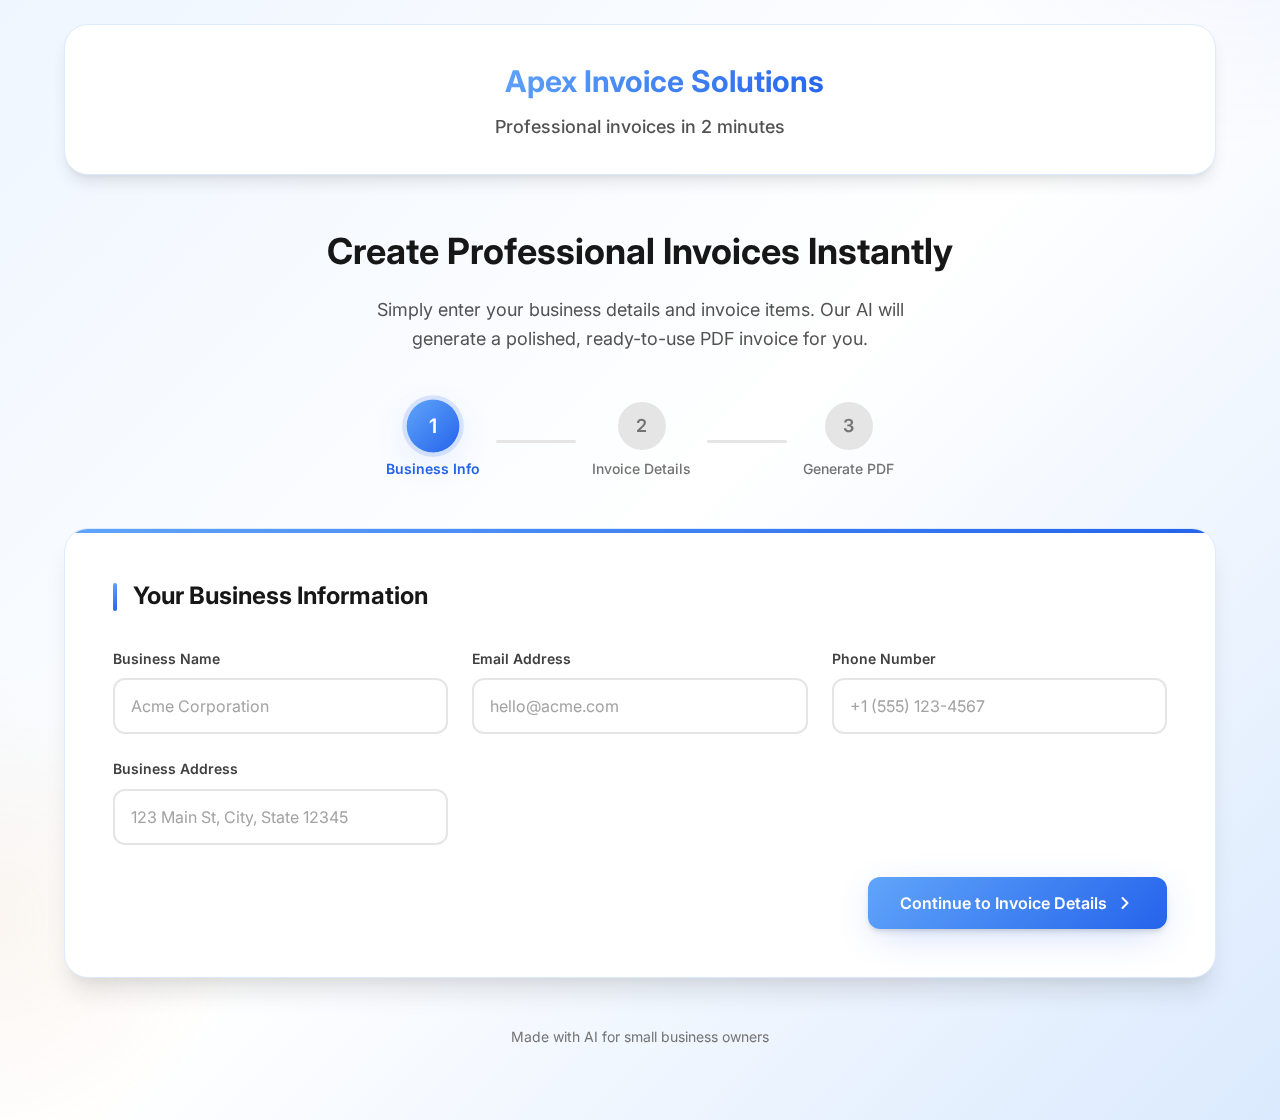
<file: index.html>
<!DOCTYPE html>
<html lang="en">

<head>
    <meta charset="UTF-8">
    <meta name="viewport" content="width=device-width, initial-scale=1.0">
    <title>Apex Invoice Solutions - Create Professional Invoices in Minutes</title>
    <meta name="description"
        content="Generate professional invoices in 2 minutes with AI. Perfect for small business owners who need quick, accurate invoicing.">
    <link rel="preconnect" href="https://fonts.googleapis.com">
    <link rel="preconnect" href="https://fonts.gstatic.com" crossorigin>
    <link href="https://fonts.googleapis.com/css2?family=Inter:wght@300;400;500;600;700&display=swap" rel="stylesheet">
    <link rel="stylesheet" href="index.css">
</head>

<body>
    <div class="app-container">
        <!-- Header -->
        <header class="header">
            <div class="header-content">
                <div class="logo">
                    <svg width="32" height="32" viewBox="0 0 32 32" fill="none" xmlns="http://www.w3.org/2000/svg">
                        <rect width="32" height="32" rx="8" fill="url(#gradient)" />
                        <path d="M10 12H22M10 16H22M10 20H16" stroke="white" stroke-width="2" stroke-linecap="round" />
                        <defs>
                            <linearGradient id="gradient" x1="0" y1="0" x2="32" y2="32">
                                <stop offset="0%" stop-color="#60A5FA" />
                                <stop offset="100%" stop-color="#2563EB" />
                            </linearGradient>
                        </defs>
                    </svg>
                    <h1>Apex Invoice Solutions</h1>
                </div>
                <p class="tagline">Professional invoices in 2 minutes</p>
            </div>
        </header>

        <!-- Main Content -->
        <main class="main-content">
            <!-- Hero Section -->
            <section class="hero">
                <h2>Create Professional Invoices Instantly</h2>
                <p class="hero-description">Simply enter your business details and invoice items. Our AI will generate a
                    polished, ready-to-use PDF invoice for you.</p>
            </section>

            <!-- Progress Steps -->
            <div class="progress-steps">
                <div class="step active" data-step="1">
                    <div class="step-number">1</div>
                    <span>Business Info</span>
                </div>
                <div class="step-line"></div>
                <div class="step" data-step="2">
                    <div class="step-number">2</div>
                    <span>Invoice Details</span>
                </div>
                <div class="step-line"></div>
                <div class="step" data-step="3">
                    <div class="step-number">3</div>
                    <span>Generate PDF</span>
                </div>
            </div>

            <!-- Form Container -->
            <div class="form-container">
                <!-- Step 1: Business Information -->
                <div class="form-step active" id="step1">
                    <h3>Your Business Information</h3>
                    <div class="form-grid">
                        <div class="form-group">
                            <label for="businessName">Business Name</label>
                            <input type="text" id="businessName" placeholder="Acme Corporation" required>
                        </div>
                        <div class="form-group">
                            <label for="businessEmail">Email Address</label>
                            <input type="email" id="businessEmail" placeholder="hello@acme.com" required>
                        </div>
                        <div class="form-group">
                            <label for="businessPhone">Phone Number</label>
                            <input type="tel" id="businessPhone" placeholder="+1 (555) 123-4567">
                        </div>
                        <div class="form-group">
                            <label for="businessAddress">Business Address</label>
                            <input type="text" id="businessAddress" placeholder="123 Main St, City, State 12345">
                        </div>
                    </div>
                    <div class="form-actions">
                        <button class="btn btn-primary" onclick="nextStep(2)">
                            Continue to Invoice Details
                            <svg width="20" height="20" viewBox="0 0 20 20" fill="none">
                                <path d="M7.5 15L12.5 10L7.5 5" stroke="currentColor" stroke-width="2"
                                    stroke-linecap="round" stroke-linejoin="round" />
                            </svg>
                        </button>
                    </div>
                </div>

                <!-- Step 2: Invoice Details -->
                <div class="form-step" id="step2">
                    <h3>Invoice Details</h3>

                    <div class="form-grid">
                        <div class="form-group">
                            <label for="clientName">Client Name</label>
                            <input type="text" id="clientName" placeholder="Client Company Inc." required>
                        </div>
                        <div class="form-group">
                            <label for="clientEmail">Client Email</label>
                            <input type="email" id="clientEmail" placeholder="client@company.com">
                        </div>
                        <div class="form-group">
                            <label for="invoiceNumber">Invoice Number</label>
                            <input type="text" id="invoiceNumber" placeholder="INV-001" required>
                        </div>
                        <div class="form-group">
                            <label for="invoiceDate">Invoice Date</label>
                            <input type="date" id="invoiceDate" required>
                        </div>
                        <div class="form-group">
                            <label for="dueDate">Due Date</label>
                            <input type="date" id="dueDate" required>
                        </div>
                        <div class="form-group">
                            <label for="currency">Currency</label>
                            <select id="currency">
                                <option value="USD">USD ($)</option>
                                <option value="EUR">EUR (€)</option>
                                <option value="GBP">GBP (£)</option>
                                <option value="CAD">CAD ($)</option>
                            </select>
                        </div>
                    </div>

                    <div class="items-section">
                        <div class="items-header">
                            <h4>Invoice Items</h4>
                            <button class="btn btn-secondary" onclick="addItem()">
                                <svg width="20" height="20" viewBox="0 0 20 20" fill="none">
                                    <path d="M10 5V15M5 10H15" stroke="currentColor" stroke-width="2"
                                        stroke-linecap="round" />
                                </svg>
                                Add Item
                            </button>
                        </div>
                        <div id="itemsList">
                            <!-- Items will be added here -->
                        </div>
                    </div>

                    <div class="form-grid" style="margin-top: 1.5rem;">
                        <div class="form-group">
                            <label for="taxRate">Tax Rate (%)</label>
                            <input type="number" id="taxRate" value="10" min="0" step="0.1" placeholder="0">
                        </div>
                        <div class="form-group">
                            <label for="discountAmount">Discount Amount</label>
                            <input type="number" id="discountAmount" value="0" min="0" step="0.01" placeholder="0.00">
                        </div>
                    </div>

                    <div class="form-group">
                        <label for="notes">Additional Notes (Optional)</label>
                        <textarea id="notes" rows="3"
                            placeholder="Payment terms, thank you message, or other notes..."></textarea>
                    </div>

                    <div class="form-actions">
                        <button class="btn btn-outline" onclick="prevStep(1)">
                            <svg width="20" height="20" viewBox="0 0 20 20" fill="none">
                                <path d="M12.5 15L7.5 10L12.5 5" stroke="currentColor" stroke-width="2"
                                    stroke-linecap="round" stroke-linejoin="round" />
                            </svg>
                            Back
                        </button>
                        <button class="btn btn-primary" onclick="nextStep(3)">
                            Review & Generate
                            <svg width="20" height="20" viewBox="0 0 20 20" fill="none">
                                <path d="M7.5 15L12.5 10L7.5 5" stroke="currentColor" stroke-width="2"
                                    stroke-linecap="round" stroke-linejoin="round" />
                            </svg>
                        </button>
                    </div>
                </div>

                <!-- Step 3: Review & Generate -->
                <div class="form-step" id="step3">
                    <h3>Review Your Invoice</h3>

                    <div class="preview-card">
                        <div class="preview-section">
                            <h4>Business Information</h4>
                            <div id="businessPreview"></div>
                        </div>
                        <div class="preview-section">
                            <h4>Client Information</h4>
                            <div id="clientPreview"></div>
                        </div>
                        <div class="preview-section">
                            <h4>Invoice Summary</h4>
                            <div id="summaryPreview"></div>
                        </div>
                        <div class="preview-section">
                            <h4>Items</h4>
                            <div id="itemsPreview"></div>
                        </div>
                    </div>

                    <div class="total-card">
                        <div class="total-row">
                            <span>Subtotal:</span>
                            <span id="subtotalAmount">$0.00</span>
                        </div>
                        <div class="total-row">
                            <span>Tax (10%):</span>
                            <span id="taxAmount">$0.00</span>
                        </div>
                        <div class="total-row total-final">
                            <span>Total Amount:</span>
                            <span id="totalAmount">$0.00</span>
                        </div>
                    </div>

                    <div class="form-actions">
                        <button class="btn btn-outline" onclick="prevStep(2)">
                            <svg width="20" height="20" viewBox="0 0 20 20" fill="none">
                                <path d="M12.5 15L7.5 10L12.5 5" stroke="currentColor" stroke-width="2"
                                    stroke-linecap="round" stroke-linejoin="round" />
                            </svg>
                            Back
                        </button>
                        <button class="btn btn-primary btn-generate" onclick="generateInvoice()">
                            <svg width="20" height="20" viewBox="0 0 20 20" fill="none">
                                <path d="M10 3V10M10 10V17M10 10H17M10 10H3" stroke="currentColor" stroke-width="2"
                                    stroke-linecap="round" />
                            </svg>
                            Generate PDF Invoice
                        </button>
                    </div>
                </div>
            </div>

            <!-- Loading State -->
            <div class="loading-overlay" id="loadingOverlay">
                <div class="loading-content">
                    <div class="spinner"></div>
                    <h3>AI is generating your invoice...</h3>
                    <p>Creating a professional PDF document</p>
                </div>
            </div>

            <!-- Success State -->
            <div class="success-overlay" id="successOverlay">
                <div class="success-content">
                    <div class="success-icon">
                        <svg width="64" height="64" viewBox="0 0 64 64" fill="none">
                            <circle cx="32" cy="32" r="32" fill="#10B981" />
                            <path d="M20 32L28 40L44 24" stroke="white" stroke-width="4" stroke-linecap="round"
                                stroke-linejoin="round" />
                        </svg>
                    </div>
                    <h3>Invoice Generated Successfully!</h3>
                    <p>Your professional invoice is ready to download</p>
                    <div class="success-actions">
                        <button class="btn btn-primary" onclick="downloadPDF()">
                            <svg width="20" height="20" viewBox="0 0 20 20" fill="none">
                                <path d="M10 3V13M10 13L14 9M10 13L6 9M4 17H16" stroke="currentColor" stroke-width="2"
                                    stroke-linecap="round" stroke-linejoin="round" />
                            </svg>
                            Download PDF
                        </button>
                        <button class="btn btn-outline" onclick="createAnother()">Create Another Invoice</button>
                    </div>
                </div>
            </div>
        </main>

        <!-- Footer -->
        <footer class="footer">
            <p>Made with AI for small business owners</p>
        </footer>
    </div>

    <script src="app.js"></script>
</body>

</html>
</file>
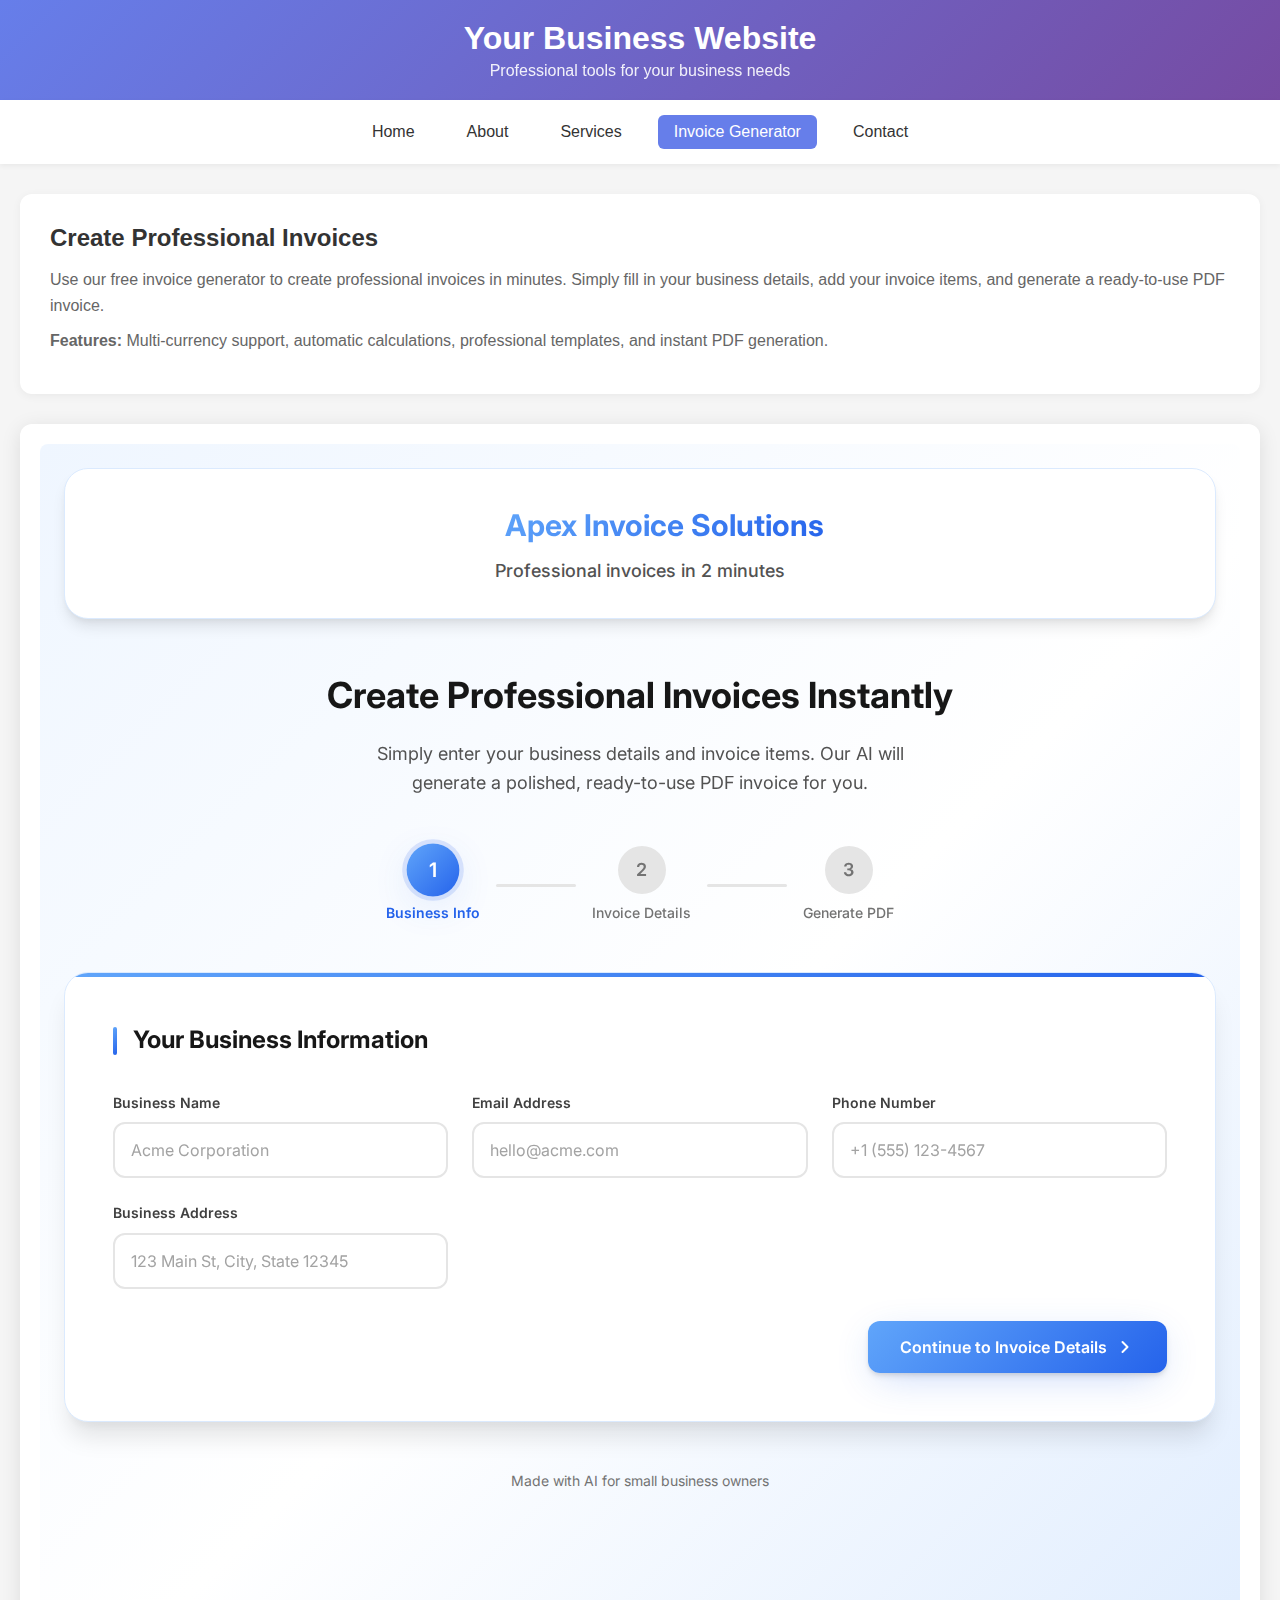
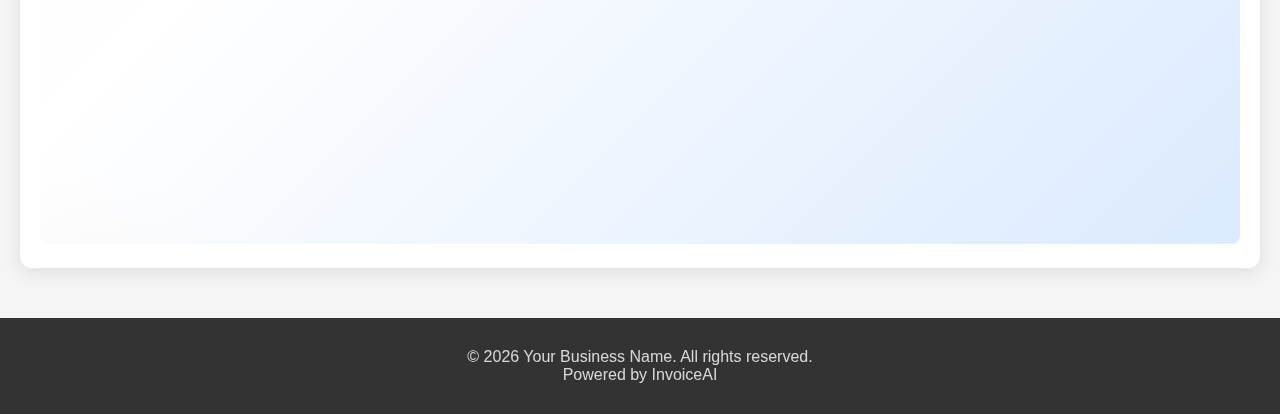
<file: embed-example.html>
<!DOCTYPE html>
<html lang="en">

<head>
    <meta charset="UTF-8">
    <meta name="viewport" content="width=device-width, initial-scale=1.0">
    <title>Example: Embedding InvoiceAI</title>
    <style>
        * {
            margin: 0;
            padding: 0;
            box-sizing: border-box;
        }

        body {
            font-family: 'Segoe UI', Tahoma, Geneva, Verdana, sans-serif;
            background: #f5f5f5;
        }

        /* Example Website Header */
        .site-header {
            background: linear-gradient(135deg, #667eea 0%, #764ba2 100%);
            color: white;
            padding: 20px;
            text-align: center;
            box-shadow: 0 2px 10px rgba(0, 0, 0, 0.1);
        }

        .site-header h1 {
            font-size: 2rem;
            margin-bottom: 5px;
        }

        .site-header p {
            opacity: 0.9;
        }

        /* Navigation */
        .site-nav {
            background: white;
            padding: 15px 20px;
            box-shadow: 0 2px 5px rgba(0, 0, 0, 0.05);
            display: flex;
            gap: 20px;
            justify-content: center;
        }

        .site-nav a {
            color: #333;
            text-decoration: none;
            padding: 8px 16px;
            border-radius: 6px;
            transition: background 0.3s;
        }

        .site-nav a:hover {
            background: #f0f0f0;
        }

        .site-nav a.active {
            background: #667eea;
            color: white;
        }

        /* Main Content Area */
        .main-content {
            max-width: 1400px;
            margin: 30px auto;
            padding: 0 20px;
        }

        .intro-section {
            background: white;
            padding: 30px;
            border-radius: 12px;
            margin-bottom: 30px;
            box-shadow: 0 2px 10px rgba(0, 0, 0, 0.05);
        }

        .intro-section h2 {
            color: #333;
            margin-bottom: 15px;
        }

        .intro-section p {
            color: #666;
            line-height: 1.6;
            margin-bottom: 10px;
        }

        /* Embedded App Container */
        .app-container {
            background: white;
            padding: 20px;
            border-radius: 12px;
            box-shadow: 0 4px 20px rgba(0, 0, 0, 0.1);
        }

        .app-container iframe {
            width: 100%;
            height: 1400px;
            border: none;
            border-radius: 8px;
        }

        /* Footer */
        .site-footer {
            background: #333;
            color: white;
            text-align: center;
            padding: 30px 20px;
            margin-top: 50px;
        }

        .site-footer p {
            opacity: 0.8;
        }

        /* Responsive */
        @media (max-width: 768px) {
            .site-nav {
                flex-direction: column;
                gap: 10px;
            }

            .app-container iframe {
                height: 1600px;
            }
        }
    </style>
</head>

<body>
    <!-- Example Website Header -->
    <header class="site-header">
        <h1>Your Business Website</h1>
        <p>Professional tools for your business needs</p>
    </header>

    <!-- Example Navigation -->
    <nav class="site-nav">
        <a href="#">Home</a>
        <a href="#">About</a>
        <a href="#">Services</a>
        <a href="#" class="active">Invoice Generator</a>
        <a href="#">Contact</a>
    </nav>

    <!-- Main Content -->
    <main class="main-content">
        <!-- Introduction Section -->
        <section class="intro-section">
            <h2>Create Professional Invoices</h2>
            <p>
                Use our free invoice generator to create professional invoices in minutes.
                Simply fill in your business details, add your invoice items, and generate a
                ready-to-use PDF invoice.
            </p>
            <p>
                <strong>Features:</strong> Multi-currency support, automatic calculations,
                professional templates, and instant PDF generation.
            </p>
        </section>

        <!-- Embedded Invoice Generator -->
        <section class="app-container">
            <iframe src="index.html" title="Invoice Generator Application" loading="lazy">
            </iframe>
        </section>
    </main>

    <!-- Example Footer -->
    <footer class="site-footer">
        <p>&copy; 2026 Your Business Name. All rights reserved.</p>
        <p>Powered by InvoiceAI</p>
    </footer>
</body>

</html>
</file>
<file: index.css>
/* ==========================================
   DESIGN SYSTEM & CSS VARIABLES
   Light Orange & White Theme
   ========================================== */

:root {
    /* Colors - Light Blue & White Theme */
    --color-primary: #2563EB;
    --color-primary-light: #60A5FA;
    --color-primary-dark: #1D4ED8;
    --color-primary-gradient: linear-gradient(135deg, #60A5FA 0%, #2563EB 100%);

    --color-secondary: #EFF6FF;
    --color-secondary-light: #DBEAFE;

    --color-white: #FFFFFF;
    --color-gray-50: #FAFAFA;
    --color-gray-100: #F5F5F5;
    --color-gray-200: #E5E5E5;
    --color-gray-300: #D4D4D4;
    --color-gray-400: #A3A3A3;
    --color-gray-500: #737373;
    --color-gray-600: #525252;
    --color-gray-700: #404040;
    --color-gray-800: #262626;
    --color-gray-900: #171717;

    --color-success: #22C55E;
    --color-success-light: #DCFCE7;

    /* Typography */
    --font-family: 'Inter', -apple-system, BlinkMacSystemFont, 'Segoe UI', sans-serif;
    --font-size-xs: 0.75rem;
    --font-size-sm: 0.875rem;
    --font-size-base: 1rem;
    --font-size-lg: 1.125rem;
    --font-size-xl: 1.25rem;
    --font-size-2xl: 1.5rem;
    --font-size-3xl: 1.875rem;
    --font-size-4xl: 2.25rem;

    /* Spacing */
    --spacing-xs: 0.25rem;
    --spacing-sm: 0.5rem;
    --spacing-md: 1rem;
    --spacing-lg: 1.5rem;
    --spacing-xl: 2rem;
    --spacing-2xl: 3rem;
    --spacing-3xl: 4rem;

    /* Borders */
    --border-radius-sm: 0.375rem;
    --border-radius-md: 0.5rem;
    --border-radius-lg: 0.75rem;
    --border-radius-xl: 1rem;
    --border-radius-2xl: 1.5rem;

    /* Shadows */
    --shadow-sm: 0 1px 2px 0 rgba(0, 0, 0, 0.05);
    --shadow-md: 0 4px 6px -1px rgba(0, 0, 0, 0.1), 0 2px 4px -1px rgba(0, 0, 0, 0.06);
    --shadow-lg: 0 10px 15px -3px rgba(0, 0, 0, 0.1), 0 4px 6px -2px rgba(0, 0, 0, 0.05);
    --shadow-xl: 0 20px 25px -5px rgba(0, 0, 0, 0.1), 0 10px 10px -5px rgba(0, 0, 0, 0.04);
    --shadow-2xl: 0 25px 50px -12px rgba(0, 0, 0, 0.25);
    --shadow-blue: 0 10px 40px -10px rgba(37, 99, 235, 0.3);

    /* Transitions */
    --transition-fast: 150ms cubic-bezier(0.4, 0, 0.2, 1);
    --transition-base: 300ms cubic-bezier(0.4, 0, 0.2, 1);
    --transition-slow: 500ms cubic-bezier(0.4, 0, 0.2, 1);
}

/* ==========================================
   GLOBAL STYLES
   ========================================== */

* {
    margin: 0;
    padding: 0;
    box-sizing: border-box;
}

body {
    font-family: var(--font-family);
    font-size: var(--font-size-base);
    line-height: 1.6;
    color: var(--color-gray-800);
    background: linear-gradient(135deg, #EFF6FF 0%, #FFFFFF 50%, #DBEAFE 100%);
    min-height: 100vh;
    -webkit-font-smoothing: antialiased;
    -moz-osx-font-smoothing: grayscale;
}

/* ==========================================
   LAYOUT
   ========================================== */

.app-container {
    max-width: 1200px;
    margin: 0 auto;
    padding: var(--spacing-lg);
}

/* ==========================================
   HEADER
   ========================================== */

.header {
    background: var(--color-white);
    border-radius: var(--border-radius-2xl);
    padding: var(--spacing-xl);
    margin-bottom: var(--spacing-2xl);
    box-shadow: var(--shadow-lg);
    animation: slideDown 0.6s ease-out;
    border: 1px solid var(--color-secondary-light);
}

@keyframes slideDown {
    from {
        opacity: 0;
        transform: translateY(-20px);
    }

    to {
        opacity: 1;
        transform: translateY(0);
    }
}

.header-content {
    text-align: center;
}

.logo {
    display: flex;
    align-items: center;
    justify-content: center;
    gap: var(--spacing-md);
    margin-bottom: var(--spacing-sm);
}

.logo svg rect {
    fill: url(#gradient-blue) !important;
}

.logo svg stop:first-child {
    stop-color: #60A5FA !important;
}

.logo svg stop:last-child {
    stop-color: #2563EB !important;
}

.logo h1 {
    font-size: var(--font-size-3xl);
    font-weight: 700;
    background: var(--color-primary-gradient);
    -webkit-background-clip: text;
    -webkit-text-fill-color: transparent;
    background-clip: text;
}

.tagline {
    font-size: var(--font-size-lg);
    color: var(--color-gray-600);
    font-weight: 500;
}

/* ==========================================
   MAIN CONTENT
   ========================================== */

.main-content {
    position: relative;
}

.hero {
    text-align: center;
    margin-bottom: var(--spacing-2xl);
    animation: fadeIn 0.8s ease-out 0.2s both;
}

@keyframes fadeIn {
    from {
        opacity: 0;
        transform: translateY(10px);
    }

    to {
        opacity: 1;
        transform: translateY(0);
    }
}

.hero h2 {
    font-size: var(--font-size-4xl);
    font-weight: 700;
    color: var(--color-gray-900);
    margin-bottom: var(--spacing-md);
}

.hero-description {
    font-size: var(--font-size-lg);
    color: var(--color-gray-600);
    max-width: 600px;
    margin: 0 auto;
}

/* ==========================================
   PROGRESS STEPS
   ========================================== */

.progress-steps {
    display: flex;
    align-items: center;
    justify-content: center;
    margin-bottom: var(--spacing-2xl);
    gap: var(--spacing-md);
    animation: fadeIn 0.8s ease-out 0.4s both;
}

.step {
    display: flex;
    flex-direction: column;
    align-items: center;
    gap: var(--spacing-sm);
    transition: all var(--transition-base);
}

.step-number {
    width: 48px;
    height: 48px;
    border-radius: 50%;
    background: var(--color-gray-200);
    color: var(--color-gray-500);
    display: flex;
    align-items: center;
    justify-content: center;
    font-weight: 600;
    font-size: var(--font-size-lg);
    transition: all var(--transition-base);
}

.step span {
    font-size: var(--font-size-sm);
    color: var(--color-gray-500);
    font-weight: 500;
    transition: all var(--transition-base);
}

.step.active .step-number {
    background: var(--color-primary-gradient);
    color: var(--color-white);
    box-shadow: 0 0 0 4px rgba(37, 99, 235, 0.15), var(--shadow-blue);
    transform: scale(1.1);
}

.step.active span {
    color: var(--color-primary);
    font-weight: 600;
}

.step.completed .step-number {
    background: var(--color-success);
    color: var(--color-white);
}

.step-line {
    width: 80px;
    height: 3px;
    background: var(--color-gray-200);
    border-radius: 2px;
    transition: all var(--transition-base);
}

.step.completed+.step-line {
    background: var(--color-success);
}

/* ==========================================
   FORM CONTAINER
   ========================================== */

.form-container {
    background: var(--color-white);
    border-radius: var(--border-radius-2xl);
    padding: var(--spacing-2xl);
    box-shadow: var(--shadow-xl);
    position: relative;
    overflow: hidden;
    animation: fadeIn 0.8s ease-out 0.6s both;
    border: 1px solid var(--color-secondary-light);
}

.form-container::before {
    content: '';
    position: absolute;
    top: 0;
    left: 0;
    right: 0;
    height: 4px;
    background: var(--color-primary-gradient);
}

.form-step {
    display: none;
    animation: slideIn 0.4s ease-out;
}

@keyframes slideIn {
    from {
        opacity: 0;
        transform: translateX(20px);
    }

    to {
        opacity: 1;
        transform: translateX(0);
    }
}

.form-step.active {
    display: block;
}

.form-step h3 {
    font-size: var(--font-size-2xl);
    font-weight: 700;
    color: var(--color-gray-900);
    margin-bottom: var(--spacing-xl);
    display: flex;
    align-items: center;
    gap: var(--spacing-md);
}

.form-step h3::before {
    content: '';
    width: 4px;
    height: 28px;
    background: var(--color-primary-gradient);
    border-radius: 2px;
}

/* ==========================================
   FORM ELEMENTS
   ========================================== */

.form-grid {
    display: grid;
    grid-template-columns: repeat(auto-fit, minmax(280px, 1fr));
    gap: var(--spacing-lg);
    margin-bottom: var(--spacing-xl);
}

.form-group {
    display: flex;
    flex-direction: column;
    gap: var(--spacing-sm);
}

.form-group label {
    font-size: var(--font-size-sm);
    font-weight: 600;
    color: var(--color-gray-700);
}

.form-group input,
.form-group select,
.form-group textarea {
    padding: var(--spacing-md);
    border: 2px solid var(--color-gray-200);
    border-radius: var(--border-radius-lg);
    font-size: var(--font-size-base);
    font-family: var(--font-family);
    color: var(--color-gray-800);
    transition: all var(--transition-base);
    background: var(--color-white);
}

.form-group input:hover,
.form-group select:hover,
.form-group textarea:hover {
    border-color: var(--color-primary-light);
}

.form-group input:focus,
.form-group select:focus,
.form-group textarea:focus {
    outline: none;
    border-color: var(--color-primary);
    box-shadow: 0 0 0 4px rgba(37, 99, 235, 0.1);
    transform: translateY(-1px);
}

.form-group input::placeholder,
.form-group textarea::placeholder {
    color: var(--color-gray-400);
}

/* ==========================================
   ITEMS SECTION
   ========================================== */

.items-section {
    margin-bottom: var(--spacing-xl);
}

.items-header {
    display: flex;
    justify-content: space-between;
    align-items: center;
    margin-bottom: var(--spacing-lg);
}

.items-header h4 {
    font-size: var(--font-size-xl);
    font-weight: 600;
    color: var(--color-gray-900);
}

#itemsList {
    display: flex;
    flex-direction: column;
    gap: var(--spacing-md);
}

.item-row {
    display: grid;
    grid-template-columns: 2fr 1fr 1fr 1fr auto;
    gap: var(--spacing-md);
    align-items: end;
    padding: var(--spacing-lg);
    background: linear-gradient(135deg, var(--color-secondary) 0%, var(--color-white) 100%);
    border-radius: var(--border-radius-lg);
    border: 2px solid var(--color-secondary-light);
    transition: all var(--transition-base);
    animation: itemSlideIn 0.3s ease-out;
}

@keyframes itemSlideIn {
    from {
        opacity: 0;
        transform: translateY(-10px);
    }

    to {
        opacity: 1;
        transform: translateY(0);
    }
}

.item-row:hover {
    border-color: var(--color-primary-light);
    box-shadow: var(--shadow-md);
    transform: translateY(-2px);
}

.item-row .form-group {
    margin: 0;
}

.btn-remove {
    padding: var(--spacing-md);
    background: var(--color-white);
    border: 2px solid var(--color-gray-200);
    border-radius: var(--border-radius-md);
    color: var(--color-gray-600);
    cursor: pointer;
    transition: all var(--transition-base);
    display: flex;
    align-items: center;
    justify-content: center;
}

.btn-remove:hover {
    background: #FEE2E2;
    border-color: #FCA5A5;
    color: #DC2626;
    transform: scale(1.05);
}

/* ==========================================
   BUTTONS
   ========================================== */

.btn {
    padding: var(--spacing-md) var(--spacing-xl);
    border-radius: var(--border-radius-lg);
    font-size: var(--font-size-base);
    font-weight: 600;
    font-family: var(--font-family);
    cursor: pointer;
    transition: all var(--transition-base);
    border: none;
    display: inline-flex;
    align-items: center;
    gap: var(--spacing-sm);
    position: relative;
    overflow: hidden;
}

.btn::before {
    content: '';
    position: absolute;
    top: 50%;
    left: 50%;
    width: 0;
    height: 0;
    border-radius: 50%;
    background: rgba(255, 255, 255, 0.3);
    transform: translate(-50%, -50%);
    transition: width 0.6s, height 0.6s;
}

.btn:hover::before {
    width: 300px;
    height: 300px;
}

.btn-primary {
    background: var(--color-primary-gradient);
    color: var(--color-white);
    box-shadow: var(--shadow-md), var(--shadow-blue);
}

.btn-primary:hover {
    transform: translateY(-3px);
    box-shadow: var(--shadow-lg), 0 15px 45px -10px rgba(37, 99, 235, 0.4);
}

.btn-primary:active {
    transform: translateY(-1px);
}

.btn-secondary {
    background: var(--color-secondary);
    color: var(--color-primary);
    border: 2px solid var(--color-primary-light);
}

.btn-secondary:hover {
    background: var(--color-secondary-light);
    transform: translateY(-2px);
    box-shadow: var(--shadow-md);
}

.btn-outline {
    background: var(--color-white);
    color: var(--color-gray-700);
    border: 2px solid var(--color-gray-300);
}

.btn-outline:hover {
    background: var(--color-gray-50);
    border-color: var(--color-primary-light);
    color: var(--color-primary);
    transform: translateY(-2px);
}

.btn-generate {
    font-size: var(--font-size-lg);
    padding: var(--spacing-lg) var(--spacing-2xl);
}

.form-actions {
    display: flex;
    gap: var(--spacing-md);
    justify-content: flex-end;
    margin-top: var(--spacing-xl);
}

/* ==========================================
   PREVIEW CARDS
   ========================================== */

.preview-card {
    background: linear-gradient(135deg, var(--color-secondary) 0%, var(--color-white) 100%);
    border-radius: var(--border-radius-xl);
    padding: var(--spacing-xl);
    margin-bottom: var(--spacing-xl);
    border: 2px solid var(--color-secondary-light);
}

.preview-section {
    margin-bottom: var(--spacing-lg);
}

.preview-section:last-child {
    margin-bottom: 0;
}

.preview-section h4 {
    font-size: var(--font-size-lg);
    font-weight: 600;
    color: var(--color-primary);
    margin-bottom: var(--spacing-md);
    padding-bottom: var(--spacing-sm);
    border-bottom: 2px solid var(--color-primary-light);
}

.preview-section p {
    color: var(--color-gray-700);
    margin-bottom: var(--spacing-xs);
}

.preview-section strong {
    color: var(--color-gray-900);
    font-weight: 600;
}

.preview-items-table {
    width: 100%;
    border-collapse: collapse;
    margin-top: var(--spacing-md);
}

.preview-items-table th {
    background: var(--color-white);
    padding: var(--spacing-md);
    text-align: left;
    font-weight: 600;
    color: var(--color-primary);
    border-bottom: 2px solid var(--color-primary-light);
}

.preview-items-table td {
    padding: var(--spacing-md);
    border-bottom: 1px solid var(--color-gray-200);
    color: var(--color-gray-700);
}

.preview-items-table tr:last-child td {
    border-bottom: none;
}

.preview-items-table tr:hover td {
    background: var(--color-secondary);
}

/* ==========================================
   TOTAL CARD
   ========================================== */

.total-card {
    background: linear-gradient(135deg, #DBEAFE 0%, #EFF6FF 100%);
    border-radius: var(--border-radius-xl);
    padding: var(--spacing-xl);
    margin-bottom: var(--spacing-xl);
    border: 2px solid var(--color-primary-light);
}

.total-row {
    display: flex;
    justify-content: space-between;
    align-items: center;
    padding: var(--spacing-md) 0;
    font-size: var(--font-size-lg);
    color: var(--color-gray-700);
}

.total-final {
    border-top: 2px solid var(--color-primary);
    margin-top: var(--spacing-md);
    padding-top: var(--spacing-lg);
    font-size: var(--font-size-2xl);
    font-weight: 700;
    color: var(--color-primary);
}

/* ==========================================
   LOADING OVERLAY
   ========================================== */

.loading-overlay,
.success-overlay {
    position: fixed;
    top: 0;
    left: 0;
    right: 0;
    bottom: 0;
    background: rgba(255, 255, 255, 0.95);
    backdrop-filter: blur(10px);
    display: none;
    align-items: center;
    justify-content: center;
    z-index: 1000;
    animation: fadeIn 0.3s ease-out;
}

.loading-overlay.active,
.success-overlay.active {
    display: flex;
}

.loading-content,
.success-content {
    text-align: center;
    animation: scaleIn 0.4s ease-out;
}

@keyframes scaleIn {
    from {
        opacity: 0;
        transform: scale(0.9);
    }

    to {
        opacity: 1;
        transform: scale(1);
    }
}

.spinner {
    width: 64px;
    height: 64px;
    border: 4px solid var(--color-secondary-light);
    border-top-color: var(--color-primary);
    border-radius: 50%;
    animation: spin 1s linear infinite;
    margin: 0 auto var(--spacing-lg);
}

@keyframes spin {
    to {
        transform: rotate(360deg);
    }
}

.loading-content h3,
.success-content h3 {
    font-size: var(--font-size-2xl);
    font-weight: 700;
    color: var(--color-gray-900);
    margin-bottom: var(--spacing-sm);
}

.loading-content p,
.success-content p {
    font-size: var(--font-size-lg);
    color: var(--color-gray-600);
    margin-bottom: var(--spacing-xl);
}

.success-icon {
    margin-bottom: var(--spacing-lg);
    animation: bounceIn 0.6s ease-out;
}

.success-icon svg circle {
    fill: var(--color-success);
}

@keyframes bounceIn {
    0% {
        opacity: 0;
        transform: scale(0.3);
    }

    50% {
        transform: scale(1.05);
    }

    70% {
        transform: scale(0.9);
    }

    100% {
        opacity: 1;
        transform: scale(1);
    }
}

.success-actions {
    display: flex;
    gap: var(--spacing-md);
    justify-content: center;
}

/* ==========================================
   FOOTER
   ========================================== */

.footer {
    text-align: center;
    padding: var(--spacing-2xl) 0;
    color: var(--color-gray-500);
    font-size: var(--font-size-sm);
}

.footer p {
    display: flex;
    align-items: center;
    justify-content: center;
    gap: var(--spacing-xs);
}

/* ==========================================
   FLOATING DECORATIONS
   ========================================== */

.app-container::before {
    content: '';
    position: fixed;
    top: -50%;
    right: -20%;
    width: 600px;
    height: 600px;
    background: radial-gradient(circle, rgba(37, 99, 235, 0.08) 0%, transparent 70%);
    border-radius: 50%;
    pointer-events: none;
    z-index: -1;
}

.app-container::after {
    content: '';
    position: fixed;
    bottom: -30%;
    left: -20%;
    width: 500px;
    height: 500px;
    background: radial-gradient(circle, rgba(253, 186, 116, 0.1) 0%, transparent 70%);
    border-radius: 50%;
    pointer-events: none;
    z-index: -1;
}

/* ==========================================
   RESPONSIVE DESIGN
   ========================================== */

@media (max-width: 768px) {
    .app-container {
        padding: var(--spacing-md);
    }

    .hero h2 {
        font-size: var(--font-size-2xl);
    }

    .progress-steps {
        gap: var(--spacing-sm);
    }

    .step-line {
        width: 40px;
    }

    .step span {
        font-size: var(--font-size-xs);
    }

    .form-container {
        padding: var(--spacing-lg);
    }

    .form-grid {
        grid-template-columns: 1fr;
    }

    .item-row {
        grid-template-columns: 1fr;
        gap: var(--spacing-sm);
    }

    .form-actions {
        flex-direction: column;
    }

    .btn {
        width: 100%;
        justify-content: center;
    }

    .success-actions {
        flex-direction: column;
    }
}

/* ==========================================
   MICRO-INTERACTIONS
   ========================================== */

.form-group label {
    transition: color var(--transition-fast);
}

.form-group:focus-within label {
    color: var(--color-primary);
}

input:valid {
    border-color: var(--color-gray-200);
}

input:valid:focus {
    border-color: var(--color-primary);
}

/* Smooth scroll */
html {
    scroll-behavior: smooth;
}

/* Selection color */
::selection {
    background: var(--color-primary-light);
    color: var(--color-white);
}
</file>
